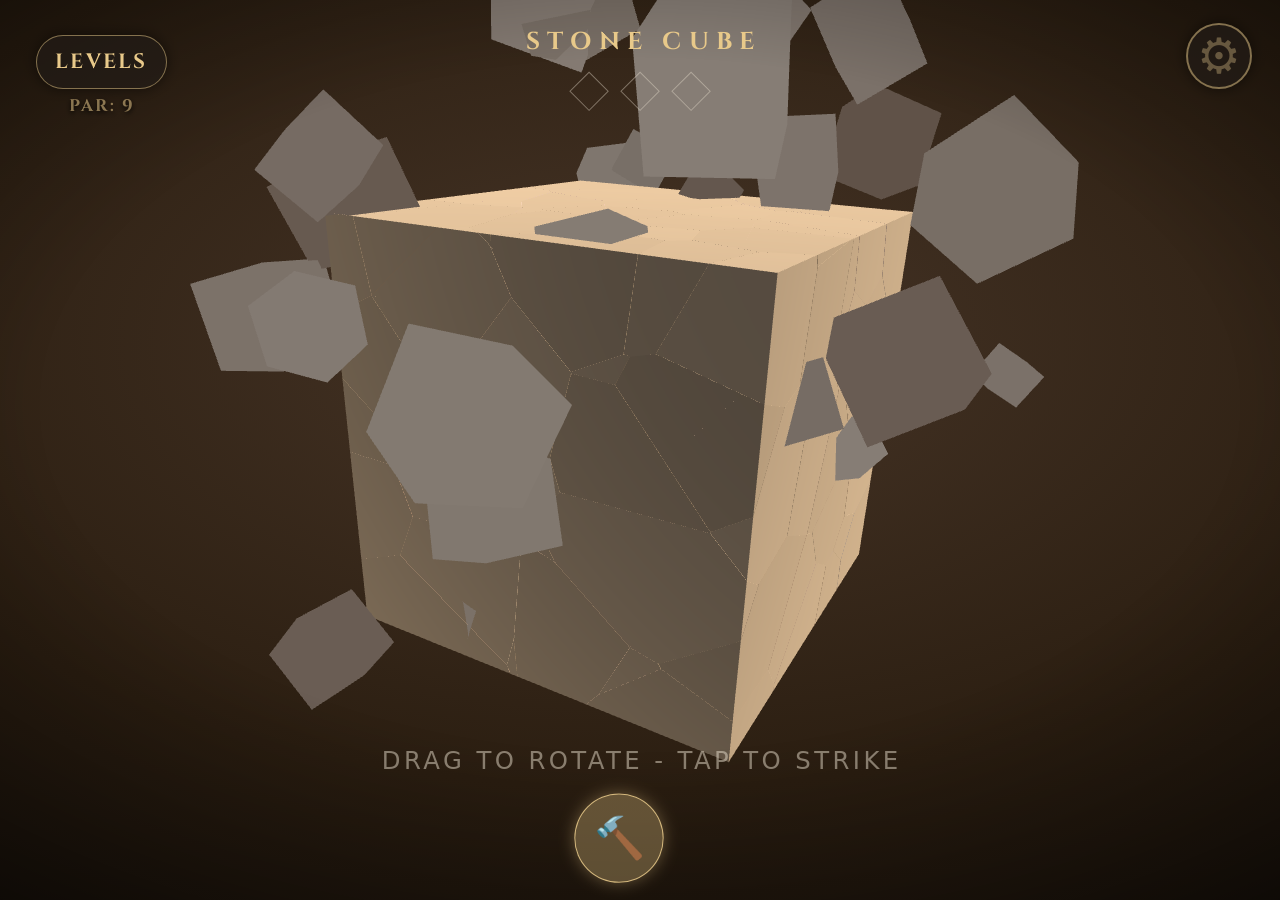
<file: index.html>
<!DOCTYPE html>
<html lang="en">

<head>
    <meta charset="UTF-8">
    <meta name="viewport"
        content="width=device-width, initial-scale=1.0, maximum-scale=1.0, user-scalable=no, viewport-fit=cover">
    <meta name="description"
        content="Gem Cracker - chip away at a stone solid with a hammer to uncover the gems hidden inside.">
    <meta name="theme-color" content="#14110e">
    <meta name="color-scheme" content="dark">
    <meta name="format-detection" content="telephone=no">
    <meta name="mobile-web-app-capable" content="yes">
    <meta name="apple-mobile-web-app-capable" content="yes">
    <meta name="apple-mobile-web-app-status-bar-style" content="black-translucent">
    <meta name="apple-mobile-web-app-title" content="Gem Cracker">
    <title>Gem Cracker</title>

    <!-- Cinzel ships with the game. Preloaded because the stylesheet only
         discovers it one parse later, and the loading screen waits on it. -->
    <link rel="preload" href="font/Cinzel-VariableFont_wght.ttf" as="font" type="font/ttf" crossorigin="anonymous">
    <!-- Ships with the game rather than relying on a /favicon.ico probe. sprites/ is
         already in build.js's ASSET_DIRS, so it lands at the same relative path in dist. -->
    <link rel="icon" type="image/png" sizes="32x32" href="sprites/favicon.png">
    <link rel="stylesheet" href="style.css">

</head>

<body>
    <div id="loader" data-screen-label="Loading">
        <div class="brand">Gem Cracker</div>
        <div class="dots"><i></i><i></i><i></i></div>
        <div class="label">Loading</div>
    </div>

    <div id="stage" data-screen-label="Gem Cracker">
        <div id="game-container"></div>
    </div>
    <div id="vignette"></div>
    <div id="star-glow"></div>

    <button id="level-select-btn" class="level-select-btn" aria-label="Select level"><span
            id="level-select-label">LEVELS</span><span id="level-par" aria-live="polite"></span></button>

    <div id="level-overlay" class="modal-overlay">
        <div class="options-card" style="width: calc(100% - 32px); max-width: 680px;">
            <h2 id="level-title">SELECT LEVEL</h2>
            <div id="level-list"
                style="display: grid; grid-template-columns: repeat(3, minmax(0, 1fr)); gap: 12px; width: 100%; max-height: 62vh; overflow-y: auto; overflow-x: hidden;">
            </div>
            <button id="level-close" class="options-close-btn">CLOSE</button>
        </div>
    </div>

    <button id="options-btn" class="options-btn" aria-label="Settings">⚙</button>

    <div id="options-overlay">
        <div class="options-card">
            <h2 id="settings-title">SETTINGS</h2>

            <div class="option-row">
                <label id="sfx-label">SFX VOLUME</label>
                <div class="slider-container">
                    <input type="range" id="sfx-volume" min="0" max="100" value="100">
                    <span id="sfx-val">100%</span>
                </div>
            </div>

            <div class="option-row">
                <label id="music-label">MUSIC VOLUME</label>
                <div class="slider-container">
                    <input type="range" id="music-volume" min="0" max="100" value="50">
                    <span id="music-val">50%</span>
                </div>
            </div>

            <div class="option-row" id="shake-row">
                <label id="shake-label" for="shake-toggle">SCREEN SHAKE</label>
                <div class="option-toggle-container">
                    <input type="checkbox" id="shake-toggle" class="option-checkbox" checked>
                    <span id="shake-status" class="option-status-text">ON</span>
                </div>
            </div>

            <div class="option-row" id="haptics-row" style="display: none;">
                <label id="haptics-label" for="haptics-toggle">HAPTICS</label>
                <div class="option-toggle-container">
                    <input type="checkbox" id="haptics-toggle" class="option-checkbox" checked>
                    <span id="haptics-status" class="option-status-text">ON</span>
                </div>
            </div>

            <div class="option-row">
                <label id="lang-label">LANGUAGE</label>
                <select id="lang-select" class="lang-select">
                    <option value="en">English</option>
                    <option value="es">Español</option>
                    <option value="fr">Français</option>
                    <option value="zh">简体中文</option>
                    <option value="zh-hant">繁體中文</option>
                    <option value="ar">العربية</option>
                    <option value="hi">हिन्दी</option>
                    <option value="ja">日本語</option>
                    <option value="ru">Русский</option>
                </select>
            </div>

            <button id="settings-close" class="options-close-btn">CLOSE</button>
        </div>
    </div>

    <div id="hud">
        <div id="top">
            <h1>Gem Cracker</h1>
            <div class="slots">
                <div class="slot-wrap">
                    <div class="slot"></div>
                    <div class="ring"></div>
                </div>
                <div class="slot-wrap">
                    <div class="slot"></div>
                    <div class="ring"></div>
                </div>
                <div class="slot-wrap">
                    <div class="slot"></div>
                    <div class="ring"></div>
                </div>
                <div class="slot-wrap">
                    <div class="slot"></div>
                    <div class="ring"></div>
                </div>
                <div class="slot-wrap">
                    <div class="slot"></div>
                    <div class="ring"></div>
                </div>
                <div id="ring-badge" aria-hidden="true">◎</div>
            </div>
            <div id="level-strikes" class="is-zero" aria-live="polite" aria-label="Level strikes">
                <span id="level-strikes-label">STRIKES:</span>
                <strong id="level-strikes-count">0</strong>
            </div>
        </div>
        <div id="bottom">
            <!-- Keep the instruction immediately above the thumb controls. -->
            <div id="hint" data-text=""></div>
            <div id="tool-bar">
                <button type="button" id="tool-hammer" class="tool-btn active" aria-label="Hammer">🔨</button>
                <div style="position: relative;">
                    <button type="button" id="tool-scan" class="tool-btn hidden" aria-label="Gem detector">🔍</button>
                    <div id="new-tool-tooltip">NEW TOOL!</div>
                </div>
                <div style="position: relative;">
                    <button type="button" id="tool-bomb" class="tool-btn hidden"
                        aria-label="Explosive charge">
                        <span>💥</span>
                        <span id="tool-bomb-ad-badge" class="tool-ad-badge" aria-hidden="true">
                            <svg viewBox="0 0 24 24" class="ad-play-icon" aria-hidden="true"><path d="M8 5v14l11-7z"/></svg>
                        </span>
                    </button>
                    <div id="new-tool-tooltip-bomb">NEW TOOL!</div>
                </div>
            </div>
        </div>
    </div>

    <div id="tool-toast" class="tool-toast"></div>

    <div id="overlay" data-screen-label="Win overlay">
        <div class="card" id="winCard">
            <h2 id="winTitle">CUBE CRACKED</h2>
            <p id="winDesc">all gems claimed in <span id="strikeCount">0</span> strikes</p>
            <div id="winStars" class="win-stars" aria-hidden="true">
                <span class="win-star">★</span><span class="win-star">★</span><span class="win-star">★</span>
            </div>
            <p id="winRank" aria-live="polite"></p>
            <p id="winBest"></p>
            <p id="winRing"></p>
            <p id="winRetryPrompt"></p>
            <div id="win-actions">
                <button type="button" id="winRetry" aria-label="Retry level">
                    <svg viewBox="0 0 24 24" class="retry-icon" aria-hidden="true">
                        <path d="M17.65 6.35C16.2 4.9 14.21 4 12 4c-4.42 0-7.99 3.58-8 8s3.57 8 8 8c3.73 0 6.84-2.55 7.73-6h-2.08c-.82 2.33-3.04 4-5.65 4-3.31 0-6-2.69-6-6s2.69-6 6-6c1.66 0 3.14.69 4.22 1.78L13 11h7V4l-2.35 2.35z"/>
                    </svg>
                </button>
                <button id="again">NEXT TRIAL</button>
            </div>
        </div>
        <div class="card" id="endCard">
            <h2 id="endTitle">CHAMPIONSHIP COMPLETE</h2>
            <p id="endSubtitle">GAME SCOREBOARD</p>
            <div id="levelStats">
                <!-- Level score lines will be injected here -->
            </div>
            <div id="totalStats">
                <span class="total-part">TOTAL HITS: <span id="totalHitsCount" class="total-count">0</span></span>
                <span class="total-part total-part-stars">STARS: <span id="totalStarsCount"
                        class="total-count">0</span></span>
                <span class="total-part total-part-rings">◎ RINGS: <span id="totalRingsCount"
                        class="total-count">0</span></span>
            </div>

            <!-- Leaderboard -->

            <button id="restartGame">START OVER</button>
        </div>
    </div>

    <!-- YouTube Playables vendor SDK. Parser-blocking and FIRST, exactly as the
         platform docs specify, so window.ytgame exists before the adapter runs. -->
    <script src="https://www.youtube.com/game_api/v1"></script>

    <!-- Portal bridge: core, then EXACTLY ONE adapter. Shipping a second adapter
         fails Playables certification even if it could never run — the review
         greps the whole bundle as text. -->
    <script src="platform/sdk-core.js"></script>
    <script src="platform/platform-youtube.js"></script>
    <script>
        // Must run before the first save or load so storage lands in the right
        // namespace.
        window.GameSDK.configure({ gameKey: 'gem-cracker' });
    </script>

    <script src="scripts/three.min.js"></script>

    <script src="scripts/messagebus.js"></script>
    <script src="scripts/i18n.js"></script>
    <script src="scripts/ui.js"></script>
    <script src="scripts/fracture.js"></script>
    <script src="scripts/audio.js"></script>
    <script src="scripts/game.js"></script>

</body>

</html>
</file>
<file: style.css>
/* Gem Cracker - styles extracted from index.html */

/* Cinzel, self-hosted rather than fetched from Google's CDN: the game has to be
   self-contained, and a web font is a render-blocking round trip to a third party
   on every cold load.

   One file covers every weight the UI uses. This is a genuine variable font with a
   wght axis spanning 400-900, so declaring that range lets 500, 600 and 700 all
   come out of the same download — the CDN request it replaces only fetched the 500
   and 700 instances, which left the one 600 rule snapping to a neighbour. */
@font-face {
    font-family: 'Cinzel';
    src: url('font/Cinzel-VariableFont_wght.ttf') format('truetype');
    font-weight: 400 900;
    font-style: normal;
    font-display: swap;
}

:root {
    /* One design-pixel unit (--u): affine function of min canvas dimension:
               --u = (6px + 1.0 * min(w,h)/100) / 16
               Flat 6px floor maintains readability on mobile phones while
               scaling proportionally on larger desktop/tablet viewports. */
    --u: calc((6px + 1vmin) / 16);
    --gold: #e8c98a;
    --dim: rgba(232, 222, 204, 0.5);

    /* Fine positional nudges for the top-bar furniture. Zero by default, so
       landscape — where the corridor beside the title is wide anyway — gets the
       untouched layout. Portrait switches them on below. */
    --nudge-right: 0px;
    --nudge-left: 0px;
}

@media (orientation: portrait) {
    :root {
        --nudge-right: 8px;
        --nudge-left: 4px;
    }
}

* {
    margin: 0;
    padding: 0;
    box-sizing: border-box;
}

html,
body {
    height: 100%;
    overflow: hidden;
    /* stop iOS rubber-band / pull-to-refresh from moving the canvas */
    overscroll-behavior: none;
    -webkit-overflow-scrolling: auto;
}

body {
    /* pin the body so mobile browsers can't scroll the fixed canvas around */
    position: fixed;
    inset: 0;
    width: 100%;
    background: radial-gradient(120% 90% at 50% 38%, #3c352d 0%, #26201a 55%, #17120e 100%);
    transition: background 1.0s ease;
    font-family: Cinzel, serif;
    color: var(--dim);
    user-select: none;
    -webkit-user-select: none;
    /* no blue tap flash, no long-press callout, no gesture panning */
    -webkit-tap-highlight-color: transparent;
    -webkit-touch-callout: none;
    touch-action: none;
    text-size-adjust: none;
    -webkit-text-size-adjust: none;
}

#stage {
    position: fixed;
    inset: 0;
    display: flex;
    align-items: center;
    justify-content: center;
}

#stage,
#game-container {
    overscroll-behavior: none;
}

#game-container {
    width: 100%;
    height: 100%;
    max-width: 100%;
    max-height: 100%;
    position: relative;
}

#game-container canvas {
    display: block;
    width: 100%;
    height: 100%;
}

/* vignette */
#vignette {
    position: fixed;
    inset: 0;
    pointer-events: none;
    background: radial-gradient(85% 70% at 50% 45%, transparent 55%, rgba(0, 0, 0, 0.55) 100%);
}

/* fallen star: full-screen bloom, pulsed by starFlash on every strike */
#star-glow {
    position: fixed;
    inset: 0;
    pointer-events: none;
    opacity: 0;
    mix-blend-mode: screen;
    background: radial-gradient(58% 46% at 50% 44%, rgba(206, 232, 255, 0.66) 0%, rgba(126, 176, 255, 0.32) 46%, rgba(70, 110, 200, 0) 100%);
}

#hud {
    position: fixed;
    inset: 0;
    pointer-events: none;
    /* Level 1 keeps the HUD out of the way until the solid has coalesced. */
    transition: opacity 0.5s ease;
    display: flex;
    flex-direction: column;
    align-items: center;
    justify-content: space-between;
    /* keep the title/hint clear of notches and rounded corners */
    padding-top: max(calc(var(--u) * 28), env(safe-area-inset-top));
    padding-right: max(calc(var(--u) * 24), env(safe-area-inset-right));
    padding-bottom: max(calc(var(--u) * 34), env(safe-area-inset-bottom));
    padding-left: max(calc(var(--u) * 24), env(safe-area-inset-left));
}

#top {
    display: flex;
    flex-direction: column;
    align-items: center;
    /* Leave a little more breathing room beneath a wrapped level title. */
    gap: calc(var(--u) * 26);
}

h1 {
    /* nudged off dead-centre to balance against the Levels control opposite;
       portrait only — see --nudge-right */
    position: relative;
    left: var(--nudge-right);
    font-size: calc(var(--u) * 26);
    font-weight: 700;
    letter-spacing: 0.3em;
    color: var(--gold);
    text-indent: 0.3em;
    /* Keep the centered title inside the clear corridor beside the Levels control. */
    width: calc(100vw - calc(var(--u) * 300));
    max-width: calc(var(--u) * 420);
    text-align: center;
    line-height: 1.3;
    white-space: normal;
    overflow-wrap: anywhere;
}

.slots {
    position: relative;
    display: flex;
    gap: calc(var(--u) * 24);
    transform: translateY(calc(var(--u) * -5));
}

/* Live per-level strike counter: centered below the title and gem slots. */
#level-strikes {
    position: relative;
    top: calc(var(--u) * -5);
    margin: 0;
    display: flex;
    align-items: center;
    justify-content: center;
    gap: calc(var(--u) * 10);
    color: var(--gold);
    font-family: Cinzel, serif;
    font-size: calc(var(--u) * 22);
    font-weight: 700;
    line-height: 1;
    letter-spacing: 0.3em;
    text-indent: 0.3em;
    text-transform: uppercase;
    font-variant-numeric: tabular-nums;
    text-shadow: 0 calc(var(--u) * 3) calc(var(--u) * 8) rgba(0, 0, 0, 0.9), 0 0 calc(var(--u) * 10) rgba(232, 201, 138, 0.32);
}

/* Keep the header balanced before the first hit, but don't show a meaningless zero. */
#level-strikes.is-zero {
    visibility: hidden;
}

#level-strikes-count {
    min-width: 2ch;
    color: var(--gold);
    font-family: Cinzel, serif;
    font-weight: 700;
    font-size: calc(var(--u) * 24);
    letter-spacing: 0;
    text-indent: 0;
    text-align: left;
    text-shadow: 0 calc(var(--u) * 3) calc(var(--u) * 8) rgba(0, 0, 0, 0.9), 0 0 calc(var(--u) * 12) rgba(232, 201, 138, 0.55);
}

#level-strikes.tick #level-strikes-count {
    animation: levelStrikeTick 0.28s cubic-bezier(0.25, 1.5, 0.5, 1);
}

@keyframes levelStrikeTick {
    0% {
        transform: scale(1);
        color: var(--gold);
    }

    45% {
        transform: scale(1.48);
        color: #ffffff;
    }

    100% {
        transform: scale(1);
        color: var(--gold);
    }
}

.slot-wrap {
    position: relative;
    width: calc(var(--u) * 30);
    height: calc(var(--u) * 30);
}

.slot-wrap:nth-child(1) {
    --slot-color: #ffb45e;
    --slot-glow: rgba(255, 180, 94, 0.75);
}

.slot-wrap:nth-child(2) {
    --slot-color: #6ee0ff;
    --slot-glow: rgba(110, 224, 255, 0.75);
}

.slot-wrap:nth-child(3) {
    --slot-color: #c89bff;
    --slot-glow: rgba(200, 155, 255, 0.75);
}

.slot-wrap:nth-child(4) {
    --slot-color: #ff7ad9;
    --slot-glow: rgba(255, 122, 217, 0.75);
}

.slot-wrap:nth-child(5) {
    --slot-color: #8dff8a;
    --slot-glow: rgba(141, 255, 138, 0.75);
}

/* Secret gold-ring badge: positioned beside the visible gem slots rather than
           participating in their flex layout. It still has a stable, measurable location
           while hidden, so the collected ring can fly precisely into it without creating
           an empty extra-slot gap or shifting the gem slots. */
#ring-badge {
    position: absolute;
    top: calc(var(--u) * -1);
    left: calc(100% + calc(var(--u) * 34) + var(--nudge-right));
    /* normal slot gap + the old 10px ring offset */
    width: calc(var(--u) * 32);
    height: calc(var(--u) * 32);
    border-radius: 50%;
    border: calc(var(--u) * 2) solid rgba(232, 222, 204, 0.22);
    display: flex;
    align-items: center;
    justify-content: center;
    font-size: calc(var(--u) * 19);
    line-height: 1;
    color: rgba(232, 222, 204, 0.28);
    visibility: hidden;
    opacity: 0;
    pointer-events: none;
    transition: opacity 0.35s ease, color 0.5s ease, border-color 0.5s ease, box-shadow 0.5s ease;
}

#ring-badge.found {
    visibility: visible;
    opacity: 1;
    border-color: #ffd166;
    color: #ffd166;
    box-shadow: 0 0 calc(var(--u) * 25) calc(var(--u) * 6) rgba(255, 209, 102, 0.65);
    animation: ringFoundPop 0.8s cubic-bezier(0.34, 1.56, 0.64, 1) forwards;
}

@keyframes ringFoundPop {
    0% {
        transform: scale(0.2) rotate(-90deg);
        filter: brightness(2.5);
    }

    40% {
        transform: scale(2.2) rotate(15deg);
        filter: brightness(3.0);
        box-shadow: 0 0 calc(var(--u) * 45) calc(var(--u) * 12) rgba(255, 209, 102, 0.9);
    }

    70% {
        transform: scale(0.9) rotate(-5deg);
        filter: brightness(1.4);
    }

    100% {
        transform: scale(1) rotate(0deg);
        filter: brightness(1);
    }
}

@media (prefers-reduced-motion: reduce) {
    #ring-badge.found {
        animation: none;
    }
}

.slot {
    position: absolute;
    inset: 0;
    transform: rotate(45deg);
    border: calc(var(--u) * 1) solid rgba(232, 222, 204, 0.42);
    transition: all 0.5s ease;
}

.slot.lit {
    border-color: transparent;
    background: var(--slot-color);
    box-shadow: 0 0 calc(var(--u) * 35) calc(var(--u) * 8) var(--slot-glow);
    animation: slotPop 0.7s cubic-bezier(.3, 1.9, .4, 1);
}

.slot.victory-bounce {
    animation: slotVictoryBounce 0.4s cubic-bezier(0.25, 1.5, 0.5, 1) both !important;
}

/* vibrant pop when a gem drops into its slot */
@keyframes slotPop {
    0% {
        transform: rotate(45deg) scale(1);
        filter: brightness(1);
    }

    30% {
        transform: rotate(45deg) scale(2.6);
        filter: brightness(4) saturate(2.2);
    }

    55% {
        transform: rotate(45deg) scale(0.85);
        filter: brightness(1.6) saturate(1.4);
    }

    100% {
        transform: rotate(45deg) scale(1);
        filter: brightness(1);
    }
}

/* exaggerated bounce out and back victory animation for slots */
@keyframes slotVictoryBounce {
    0% {
        transform: rotate(45deg) scale(1);
        filter: brightness(1);
    }

    30% {
        transform: rotate(45deg) scale(4.5);
        filter: brightness(3.5) saturate(2);
        box-shadow: 0 0 calc(var(--u) * 60) calc(var(--u) * 15) var(--slot-glow);
    }

    50% {
        transform: rotate(45deg) scale(0.5);
        filter: brightness(1.2);
    }

    75% {
        transform: rotate(45deg) scale(1.6);
        filter: brightness(1.5);
    }

    100% {
        transform: rotate(45deg) scale(1);
        filter: brightness(1);
    }
}

/* expanding hollow diamond ring — a sibling of .slot (not nested inside it) so it
     isn't multiplied by .slot's own pop-scale keyframes, which used to make the ring
     look like it grew and then shrank back in instead of expanding once and fading. */
.ring {
    position: absolute;
    inset: 0;
    transform: rotate(45deg) scale(1);
    border: calc(var(--u) * 1.6) solid var(--slot-color);
    border-radius: calc(var(--u) * 4);
    opacity: 0;
    pointer-events: none;
}

.slot.lit+.ring {
    animation: slotRingExpand 1.5s cubic-bezier(0.33, 1, 0.68, 1) forwards,
        slotRingFade 1.5s linear forwards;
}

@keyframes slotRingExpand {
    0% {
        transform: rotate(45deg) scale(1);
    }

    100% {
        transform: rotate(45deg) scale(6);
    }
}

@keyframes slotRingFade {
    0% {
        opacity: 0.9;
    }

    100% {
        opacity: 0;
    }
}

@media (prefers-reduced-motion: reduce) {
    .slot.lit {
        animation: none;
    }

    .slot.lit+.ring {
        animation: none;
    }

    .slot.victory-bounce {
        animation: none !important;
    }
}

/* Tool bar (hammer / magnifier) */
#bottom {
    display: flex;
    flex-direction: column;
    align-items: center;
    gap: calc(var(--u) * 20);
}

#tool-bar {
    display: flex;
    gap: calc(var(--u) * 22);
    pointer-events: auto;
}

.tool-btn {
    position: relative;
    width: calc(var(--u) * 118);
    height: calc(var(--u) * 118);
    border-radius: 50%;
    background: rgba(34, 29, 24, 0.65);
    border: calc(var(--u) * 2) solid rgba(232, 201, 138, 0.5);
    color: var(--gold);
    font-size: calc(var(--u) * 53);
    line-height: 1;
    display: flex;
    align-items: center;
    justify-content: center;
    cursor: pointer;
    box-shadow: 0 0 calc(var(--u) * 15) rgba(0, 0, 0, 0.5);
    transition: transform 0.18s ease, background 0.22s ease, border-color 0.22s ease, box-shadow 0.22s ease;
}

@media (orientation: landscape) {
    #bottom {
        transform: translateY(calc(var(--u) * 14));
    }

    .tool-btn {
        width: calc(var(--u) * 92);
        height: calc(var(--u) * 92);
        font-size: calc(var(--u) * 42);
    }

    .tool-toast {
        bottom: calc(calc(var(--u) * 170) + env(safe-area-inset-bottom));
    }

    #new-tool-tooltip,
    #new-tool-tooltip-bomb {
        bottom: calc(100% + calc(var(--u) * 8));
    }
}

.tool-btn.active {
    /* Selected tool: glowing aura and clear gold border */
    background: rgba(232, 201, 138, 0.32);
    color: var(--gold);
    border-color: rgba(232, 201, 138, 0.85);
    box-shadow: 0 0 calc(var(--u) * 16) rgba(232, 201, 138, 0.35);
    transform: scale(1.04);
    animation: toolActivePulse 2.4s ease-in-out infinite alternate;
}

@keyframes toolActivePulse {
    0% {
        border-color: rgba(232, 201, 138, 0.65);
        box-shadow: 0 0 calc(var(--u) * 10) rgba(232, 201, 138, 0.20);
    }

    100% {
        border-color: rgba(232, 201, 138, 0.95);
        box-shadow: 0 0 calc(var(--u) * 22) rgba(232, 201, 138, 0.45);
    }
}

@media (prefers-reduced-motion: reduce) {
    .tool-btn.active {
        animation: none;
    }
}

.tool-btn:active {
    transform: scale(0.94);
}

.tool-btn.hidden {
    display: none;
}

/* Spent explosive charge: still visible, but clearly unusable without reload */
.tool-btn.used {
    opacity: 0.4;
    filter: grayscale(0.8);
    border-color: rgba(232, 201, 138, 0.22);
    box-shadow: none;
}

/* Rewarded ad badge on spent tool button corner */
.tool-ad-badge {
    position: absolute;
    bottom: calc(var(--u) * -3);
    right: calc(var(--u) * -3);
    width: calc(var(--u) * 40);
    height: calc(var(--u) * 40);
    background: linear-gradient(135deg, #22c55e, #15803d);
    border: calc(var(--u) * 2.5) solid #181512;
    border-radius: calc(var(--u) * 10);
    display: none;
    align-items: center;
    justify-content: center;
    box-shadow: 0 calc(var(--u) * 3) calc(var(--u) * 8) rgba(0, 0, 0, 0.6), 0 0 calc(var(--u) * 10) rgba(34, 197, 94, 0.45);
    pointer-events: none;
    z-index: 5;
}

.ad-play-icon {
    width: calc(var(--u) * 27);
    height: calc(var(--u) * 27);
    fill: #ffffff;
    transform: translateX(calc(var(--u) * 2 - 2px));
}

@media (orientation: landscape) {
    .tool-ad-badge {
        width: calc(var(--u) * 32);
        height: calc(var(--u) * 32);
        bottom: calc(var(--u) * -2);
        right: calc(var(--u) * -2);
        border-radius: calc(var(--u) * 8);
    }

    .ad-play-icon {
        width: calc(var(--u) * 21);
        height: calc(var(--u) * 21);
        transform: translateX(calc(var(--u) * 1.5 - 2px));
    }
}

.tool-btn.has-ad-reward .tool-ad-badge {
    display: flex;
    animation: adBadgePop 0.28s cubic-bezier(0.175, 0.885, 0.32, 1.275);
}

@keyframes adBadgePop {
    0% {
        transform: scale(0);
        opacity: 0;
    }

    100% {
        transform: scale(1);
        opacity: 1;
    }
}

.tool-btn.used.has-ad-reward {
    opacity: 0.85;
    filter: none;
    border-color: rgba(34, 197, 94, 0.55);
    box-shadow: 0 0 calc(var(--u) * 12) rgba(34, 197, 94, 0.25);
    cursor: pointer;
}

.tool-btn.used.has-ad-reward:hover {
    opacity: 1;
    border-color: rgba(34, 197, 94, 0.9);
    box-shadow: 0 0 calc(var(--u) * 18) rgba(34, 197, 94, 0.45);
}

.tool-btn.pending {
    pointer-events: none;
    opacity: 0.6;
    animation: toolBtnPendingPulse 0.9s ease-in-out infinite alternate;
}

@keyframes toolBtnPendingPulse {
    0% {
        transform: scale(0.96);
        opacity: 0.5;
    }

    100% {
        transform: scale(1.02);
        opacity: 0.8;
    }
}

/* NEW TOOL tooltip - small bubble above a freshly unlocked tool button */
#new-tool-tooltip,
#new-tool-tooltip-bomb {
    position: absolute;
    bottom: calc(100% + calc(var(--u) * 12));
    left: 50%;
    transform: translateX(-50%) translateY(calc(var(--u) * 5));
    background: #ffb45e;
    color: #14110e;
    font-size: calc(var(--u) * 32);
    font-weight: bold;
    padding: calc(var(--u) * 6) calc(var(--u) * 12);
    border-radius: calc(var(--u) * 6);
    white-space: nowrap;
    pointer-events: none;
    opacity: 0;
    transition: opacity 0.3s ease, transform 0.3s cubic-bezier(0.175, 0.885, 0.32, 1.275);
    z-index: 100001;
    box-shadow: 0 calc(var(--u) * 4) calc(var(--u) * 12) rgba(0, 0, 0, 0.4);
}

#new-tool-tooltip.show,
#new-tool-tooltip-bomb.show {
    opacity: 1;
    transform: translateX(-50%) translateY(0);
}

#new-tool-tooltip::after,
#new-tool-tooltip-bomb::after {
    content: '';
    position: absolute;
    top: 100%;
    left: 50%;
    transform: translateX(-50%);
    border: calc(var(--u) * 10) solid transparent;
    border-top-color: #ffb45e;
}

/* Tool name popup — horizontally centered on screen, floating above the tool bar */
.tool-toast {
    position: fixed;
    left: 50%;
    bottom: calc(calc(var(--u) * 206) + env(safe-area-inset-bottom));
    transform: translate(-50%, calc(var(--u) * 12));
    opacity: 0;
    pointer-events: none;
    z-index: 99999;
    font-family: Cinzel, serif;
    font-weight: 700;
    font-size: calc(var(--u) * 26);
    letter-spacing: 0.14em;
    text-indent: 0.14em;
    color: var(--gold);
    background: rgba(34, 29, 24, 0.72);
    border: calc(var(--u) * 1) solid rgba(232, 201, 138, 0.42);
    border-radius: calc(var(--u) * 26);
    padding: calc(var(--u) * 12) calc(var(--u) * 24);
    white-space: nowrap;
    max-width: 92vw;
    text-align: center;
    box-shadow: 0 calc(var(--u) * 6) calc(var(--u) * 22) rgba(0, 0, 0, 0.5);
    transition: opacity 0.18s ease, transform 0.2s cubic-bezier(0.2, 0.9, 0.3, 1.2);
}

.tool-toast.show {
    opacity: 1;
    transform: translate(-50%, 0);
}

/* UI-level gem resonance visuals (drawn on top of the solid) */
.gem-ping {
    position: fixed;
    width: calc(var(--u) * 43);
    height: calc(var(--u) * 43);
    border-radius: calc(var(--u) * 6.5);
    pointer-events: none;
    z-index: 99998;
    transform: translate(-50%, -50%) rotate(45deg) scale(0.2);
    animation: gemPingAnim 1.6s cubic-bezier(0.2, 0.8, 0.3, 1) forwards;
}

@keyframes gemPingAnim {
    0% {
        opacity: 0;
        transform: translate(-50%, -50%) rotate(45deg) scale(0.2);
    }

    18% {
        opacity: 1;
        transform: translate(-50%, -50%) rotate(45deg) scale(1.35);
    }

    40% {
        transform: translate(-50%, -50%) rotate(45deg) scale(0.95);
    }

    72% {
        opacity: 0.95;
        transform: translate(-50%, -50%) rotate(45deg) scale(1.12);
    }

    100% {
        opacity: 0;
        transform: translate(-50%, -50%) rotate(45deg) scale(1.5);
    }
}

.gem-ring {
    position: fixed;
    width: calc(var(--u) * 43);
    height: calc(var(--u) * 43);
    border-radius: 50%;
    border: calc(var(--u) * 2) solid currentColor;
    pointer-events: none;
    z-index: 99997;
    transform: translate(-50%, -50%) scale(0.4);
    animation: gemRingAnim 1.6s ease-out forwards;
}

@keyframes gemRingAnim {
    0% {
        opacity: 0.9;
        transform: translate(-50%, -50%) scale(0.4);
    }

    100% {
        opacity: 0;
        transform: translate(-50%, -50%) scale(4.6);
    }
}

#hint {
    font-family: ui-sans-serif, system-ui, sans-serif;
    font-size: calc(var(--u) * 26);
    letter-spacing: 0.14em;
    text-transform: uppercase;
    text-indent: 0.14em;
    transition: opacity 0.25s ease, color 0.3s ease, text-shadow 0.3s ease;
    min-height: calc(var(--u) * 32);
    max-width: 92vw;
    text-align: center;
    color: var(--dim);
}

#hint.fade {
    opacity: 0;
}

#hint.accent {
    animation: hintFlash 1.6s ease-out;
}

@keyframes hintFlash {
    0% {
        color: #fff;
        text-shadow: 0 0 calc(var(--u) * 16) rgba(255, 255, 255, 0.8), 0 0 calc(var(--u) * 30) rgba(232, 201, 138, 0.6);
        transform: scale(1.03);
    }

    100% {
        color: var(--dim);
        text-shadow: none;
        transform: scale(1);
    }
}

@media (prefers-reduced-motion: reduce) {
    #hint.accent {
        animation: none;
    }
}

#overlay {
    position: fixed;
    inset: 0;
    display: flex;
    align-items: center;
    justify-content: center;
    background: rgba(8, 7, 6, 0.72);
    opacity: 0;
    pointer-events: none;
    transition: opacity 0.45s ease;
    overflow-y: auto;
    padding: calc(var(--u) * 20) calc(var(--u) * 10);
    z-index: 100000;
}

#overlay.show {
    opacity: 1;
    pointer-events: auto;
}

/* Cleanly hide HUD and tool bar when victory or championship card is active */
body.has-overlay #hud,
body.has-overlay #level-select-btn,
body.has-overlay #options-btn {
    opacity: 0;
    pointer-events: none;
    transition: opacity 0.35s ease;
}

/* An ad break only has to keep taps out of a stopped game — the platform paints
   over the whole frame, so there is nothing left to hide. Fading here would blank
   the tool bar's own pending indicator for the entire wait, and a request that
   never fills would flash the HUD out and back with nothing shown in between. */
body.ad-active #hud,
body.ad-active #level-select-btn,
body.ad-active #options-btn {
    pointer-events: none;
}

/* A break that is actually on screen additionally hides the win card, which would
   otherwise sit behind the ad for its whole duration with its buttons still live.
   visibility, not opacity: #overlay carries a 0.45s opacity transition for its
   normal show/hide, and this must be instant rather than fading out under an ad
   that has already covered the frame. visibility is not in that transition list,
   so it cuts. Keyed to 'ad-playing' rather than 'ad-active' on purpose — see
   setAdPlaying() — so an ad request that never fills leaves the card up. */
body.ad-playing #overlay {
    visibility: hidden;
    pointer-events: none;
}

/* Host pause freezes every CSS animation. stopLoop() only ends the rAF loop; these
   run on the compositor and would otherwise keep burning frames behind a backgrounded
   game — toolActivePulse and toolBtnPendingPulse are infinite and never stop on their
   own. play-state (not display/visibility) so nothing unwinds: each animation holds
   its current frame and carries on from there on resume.

   Transitions cannot be frozen this way, but they are all sub-second and simply run
   to completion. */
body.host-paused *,
body.host-paused *::before,
body.host-paused *::after {
    animation-play-state: paused !important;
}

.card {
    text-align: center;
    display: flex;
    flex-direction: column;
    align-items: center;
    gap: calc(var(--u) * 14);
}

#winCard {
    background: linear-gradient(135deg, #261f19 0%, #15120e 100%);
    border: calc(var(--u) * 2) solid rgba(232, 201, 138, 0.40);
    border-radius: calc(var(--u) * 16);
    padding: calc(var(--u) * 32) calc(var(--u) * 32);
    width: 90%;
    max-width: calc(var(--u) * 440);
    box-shadow: 0 calc(var(--u) * 18) calc(var(--u) * 52) rgba(0, 0, 0, 0.88);
    transform: scale(0.94);
    transition: transform 0.35s cubic-bezier(0.175, 0.885, 0.32, 1.275);
    gap: calc(var(--u) * 16);
}

#overlay.show #winCard {
    transform: scale(1);
}

.card h2 {
    font-size: calc(var(--u) * 32);
    font-weight: 700;
    letter-spacing: 0.26em;
    text-indent: 0.26em;
    color: var(--gold);
    margin: 0;
    line-height: 1.25;
}

.card p {
    font-family: ui-sans-serif, system-ui, sans-serif;
    font-size: calc(var(--u) * 22);
    letter-spacing: 0.08em;
    text-transform: uppercase;
    text-indent: 0.08em;
    max-width: 90vw;
    color: var(--dim);
    margin: 0;
}

#winDesc #strikeCount {
    color: var(--gold);
    font-weight: 700;
    font-family: Cinzel, serif;
    font-size: calc(var(--u) * 25);
}

/* End-of-level star ranking (bronze / silver / gold). */
.win-stars {
    position: relative;
    display: flex;
    align-items: center;
    justify-content: center;
    gap: calc(var(--u) * 26);
    line-height: 1;
    font-size: calc(var(--u) * 62);
    min-height: calc(var(--u) * 78);
    margin: calc(var(--u) * 6) 0;
}

.win-star {
    color: rgba(232, 222, 204, 0.16);
    opacity: 0;
    transform: scale(0.4);
    animation: winStarIn 0.5s cubic-bezier(0.22, 1, 0.36, 1) forwards;
    will-change: transform, opacity;
}

.win-star:nth-child(2) {
    font-size: calc(var(--u) * 74);
    transform: translateY(calc(var(--u) * -4)) scale(0.4);
    animation-delay: 0.22s;
}

.win-star:nth-child(3) {
    animation-delay: 0.44s;
}

.win-star.earned {
    color: var(--rank-color, #e8c98a);
    text-shadow: 0 0 calc(var(--u) * 16) var(--rank-glow, rgba(232, 201, 138, 0.75)),
        0 0 calc(var(--u) * 36) var(--rank-glow, rgba(232, 201, 138, 0.5));
    animation: winStarPop 0.75s cubic-bezier(0.22, 1, 0.36, 1) forwards;
}

.win-star:nth-child(1).earned {
    animation-delay: 0.15s;
}

.win-star:nth-child(2).earned {
    animation: winStarPopCenter 0.75s cubic-bezier(0.22, 1, 0.36, 1) forwards;
    animation-delay: 0.40s;
}

.win-star:nth-child(3).earned {
    animation-delay: 0.65s;
}

@keyframes winStarIn {
    0% {
        opacity: 0;
        transform: scale(0.4);
    }

    60% {
        opacity: 0.9;
        transform: scale(1.12);
    }

    100% {
        opacity: 1;
        transform: scale(1);
    }
}

@keyframes winStarPop {
    0% {
        opacity: 0;
        transform: scale(0) rotate(-35deg);
        filter: brightness(2.2);
    }

    42% {
        opacity: 1;
        transform: scale(1.68) rotate(10deg);
        filter: brightness(1.6);
    }

    68% {
        transform: scale(0.88) rotate(-3deg);
        filter: brightness(1.1);
    }

    84% {
        transform: scale(1.06) rotate(1deg);
        filter: brightness(1.0);
    }

    100% {
        opacity: 1;
        transform: scale(1) rotate(0deg);
        filter: brightness(1);
    }
}

@keyframes winStarPopCenter {
    0% {
        opacity: 0;
        transform: translateY(calc(var(--u) * -4)) scale(0) rotate(-35deg);
        filter: brightness(2.2);
    }

    42% {
        opacity: 1;
        transform: translateY(calc(var(--u) * -4)) scale(1.78) rotate(10deg);
        filter: brightness(1.6);
    }

    68% {
        transform: translateY(calc(var(--u) * -4)) scale(0.92) rotate(-3deg);
        filter: brightness(1.1);
    }

    84% {
        transform: translateY(calc(var(--u) * -4)) scale(1.12) rotate(1deg);
        filter: brightness(1.0);
    }

    100% {
        opacity: 1;
        transform: translateY(calc(var(--u) * -4)) scale(1.06) rotate(0deg);
        filter: brightness(1);
    }
}

@media (prefers-reduced-motion: reduce) {

    .win-star,
    .win-star.earned {
        animation: none;
        opacity: 1;
        transform: none;
    }
}

#winRank {
    font-family: Cinzel, serif;
    font-weight: 700;
    font-size: calc(var(--u) * 26);
    letter-spacing: 0.22em;
    text-indent: 0.22em;
    min-height: calc(var(--u) * 30);
    text-transform: uppercase;
}

#winBest {
    font-family: Cinzel, serif;
    font-size: calc(var(--u) * 21);
    letter-spacing: 0.14em;
    color: var(--dim);
    font-weight: 600;
    margin-top: calc(var(--u) * 2);
}

#winRing {
    font-family: Cinzel, serif;
    font-size: calc(var(--u) * 19);
    font-weight: 700;
    letter-spacing: 0.16em;
    text-indent: 0.16em;
    color: #ffd166;
    background: linear-gradient(180deg, rgba(255, 209, 102, 0.18) 0%, rgba(255, 209, 102, 0.08) 100%);
    border: calc(var(--u) * 1.5) solid rgba(255, 209, 102, 0.65);
    border-radius: calc(var(--u) * 24);
    padding: calc(var(--u) * 8) calc(var(--u) * 22);
    display: inline-flex;
    align-items: center;
    justify-content: center;
    white-space: nowrap;
    box-shadow: 0 calc(var(--u) * 4) calc(var(--u) * 16) rgba(0, 0, 0, 0.4), inset 0 0 calc(var(--u) * 10) rgba(255, 209, 102, 0.12);
    margin: calc(var(--u) * 4) 0;
}

#winRing:empty {
    display: none;
}

.card button {
    margin-top: calc(var(--u) * 12);
    font-family: Cinzel, serif;
    font-size: calc(var(--u) * 26);
    font-weight: 700;
    letter-spacing: 0.22em;
    text-indent: 0.22em;
    color: #14110e;
    background: linear-gradient(180deg, #f7dfa8 0%, #d8b26e 100%);
    border: none;
    border-top: calc(var(--u) * 1) solid rgba(255, 255, 255, 0.45);
    padding: calc(var(--u) * 18) calc(var(--u) * 36);
    cursor: pointer;
    min-height: calc(var(--u) * 68);
    width: 100%;
    max-width: calc(var(--u) * 340);
    border-radius: calc(var(--u) * 10);
    box-shadow: 0 calc(var(--u) * 6) calc(var(--u) * 18) rgba(0, 0, 0, 0.45);
    transition: transform 0.15s ease, box-shadow 0.15s ease, filter 0.15s ease;
}

.card button:hover {
    transform: translateY(calc(var(--u) * -2));
    filter: brightness(1.08);
    box-shadow: 0 calc(var(--u) * 8) calc(var(--u) * 26) rgba(232, 201, 138, 0.45);
}

.card button:active {
    transform: translateY(calc(var(--u) * 1)) scale(0.98);
    box-shadow: 0 calc(var(--u) * 2) calc(var(--u) * 8) rgba(0, 0, 0, 0.6);
}

/* Lead-in to the action row, sitting under the secret-ring line. The negative bottom
   margin eats into the card's own 16u gap so it reads as a label ON the buttons below
   it rather than floating equidistant between them and the ring line above. */
#winRetryPrompt {
    font-family: Cinzel, serif;
    font-size: calc(var(--u) * 18);
    font-weight: 700;
    letter-spacing: 0.16em;
    text-indent: 0.16em;
    text-transform: uppercase;
    color: rgba(232, 201, 138, 0.75);
    margin: 0 0 calc(var(--u) * -14) 0;
}

/* Win-card action row. The row carries the top margin the lone button used to own,
   so a gold clear — where the retry circle is display:none — lays out exactly as it
   did before this row existed. */
#win-actions {
    display: flex;
    /* center, not stretch: the circle has a fixed height, so in a locale whose glyphs
       make the button taller (Devanagari, kana) stretch would leave it pinned to the
       top of the row instead of level with the button beside it. */
    align-items: center;
    justify-content: center;
    gap: calc(var(--u) * 14);
    width: 100%;
    max-width: calc(var(--u) * 340);
    margin-top: calc(var(--u) * 12);
}

#win-actions button {
    margin-top: 0;
}

/* shrinks to make room for the retry circle, and takes the whole row without it */
#again {
    flex: 1 1 auto;
    min-width: 0;
}

/* Only once the retry circle is actually beside it: the narrowed pill has to hold a
   word like ПРОПУСТИТЬ, which overflows at the full-width button's letter-spacing and
   padding. Trades both back for room, and allows a break inside a single long word
   rather than letting it spill past the pill's own edge. */
#win-actions.has-retry #again {
    padding-left: calc(var(--u) * 12);
    padding-right: calc(var(--u) * 12);
    letter-spacing: 0.10em;
    text-indent: 0.10em;
    overflow-wrap: anywhere;
}

/* Retry: the circular-control idiom the tool bar already uses — dark well, gold rim,
   gold glyph — so it reads as an action rather than a second primary button competing
   with SKIP beside it. */
#winRetry {
    flex: 0 0 auto;
    width: calc(var(--u) * 68);
    height: calc(var(--u) * 68);
    padding: 0;
    border-radius: 50%;
    background: rgba(34, 29, 24, 0.65);
    border: calc(var(--u) * 2) solid rgba(232, 201, 138, 0.5);
    color: var(--gold);
    display: flex;
    align-items: center;
    justify-content: center;
    box-shadow: 0 calc(var(--u) * 6) calc(var(--u) * 18) rgba(0, 0, 0, 0.45);
}

#winRetry:hover {
    background: rgba(34, 29, 24, 0.85);
    border-color: var(--gold);
    box-shadow: 0 calc(var(--u) * 8) calc(var(--u) * 22) rgba(232, 201, 138, 0.35);
}

.retry-icon {
    width: 58%;
    height: 58%;
    fill: currentColor;
}

/* loading screen */
#loader {
    position: fixed;
    inset: 0;
    z-index: 100;
    display: flex;
    flex-direction: column;
    align-items: center;
    justify-content: center;
    gap: calc(var(--u) * 30);
    background: radial-gradient(120% 90% at 50% 38%, #342d25 0%, #1f1b16 55%, #13110e 100%);
    transition: opacity 0.6s ease;
}

#loader.hidden {
    opacity: 0;
    pointer-events: none;
}

#loader .brand {
    font-family: Cinzel, serif;
    font-weight: 700;
    font-size: calc(var(--u) * 30);
    letter-spacing: 0.4em;
    text-indent: 0.4em;
    color: var(--gold);
}

#loader .dots {
    display: flex;
    gap: calc(var(--u) * 18);
}

#loader .dots i {
    width: calc(var(--u) * 13);
    height: calc(var(--u) * 13);
    transform: rotate(45deg);
    border: calc(var(--u) * 1) solid rgba(232, 222, 204, 0.3);
    animation: loadPulse 1.4s ease-in-out infinite;
}

#loader .dots i:nth-child(2) {
    animation-delay: 0.2s;
}

#loader .dots i:nth-child(3) {
    animation-delay: 0.4s;
}

#loader .label {
    font-family: ui-sans-serif, system-ui, sans-serif;
    font-size: calc(var(--u) * 26);
    letter-spacing: 0.2em;
    text-transform: uppercase;
    text-indent: 0.2em;
    color: var(--dim);
}

@keyframes loadPulse {

    0%,
    100% {
        border-color: rgba(232, 222, 204, 0.25);
        background: transparent;
        box-shadow: none;
    }

    50% {
        border-color: transparent;
        background: var(--gold);
        box-shadow: 0 0 calc(var(--u) * 14) calc(var(--u) * 3) rgba(232, 201, 138, 0.5);
    }
}

@media (prefers-reduced-motion: reduce) {
    #loader .dots i {
        animation: none;
        border-color: rgba(232, 222, 204, 0.45);
    }
}

/* Level Select Button */
.level-select-btn {
    position: fixed;
    /* Align with the Options control; the title's narrowed wrap-safe column stays clear. */
    top: max(calc(var(--u) * -6), env(safe-area-inset-top));
    left: calc(max(calc(var(--u) * -26), env(safe-area-inset-left)) - var(--nudge-left));
    height: calc(var(--u) * 132);
    min-width: calc(var(--u) * 132);
    padding: 0 calc(var(--u) * 38);
    background: transparent;
    border: none;
    cursor: pointer;
    pointer-events: auto;
    z-index: 99;
    display: flex;
    align-items: center;
    justify-content: center;
    transition: transform 0.2s ease, opacity 0.5s ease;
}

#level-select-label {
    height: calc(var(--u) * 58);
    padding: 0 calc(var(--u) * 20);
    background: rgba(34, 29, 24, 0.65);
    border: calc(var(--u) * 2) solid rgba(232, 201, 138, 0.5);
    border-radius: calc(var(--u) * 29);
    color: var(--gold);
    font-size: calc(var(--u) * 22);
    font-family: Cinzel, serif;
    font-weight: 700;
    letter-spacing: 0.1em;
    box-shadow: 0 0 calc(var(--u) * 15) rgba(0, 0, 0, 0.5);
    display: flex;
    align-items: center;
    justify-content: center;
    white-space: nowrap;
    transition: background 0.25s ease, border-color 0.25s ease, box-shadow 0.25s ease;
}

/* Par readout: this level's gold-star strike budget, so a run has a visible target
   instead of a counter that only climbs. Positioned absolutely rather than stacked
   in the button's flex column — the LEVELS pill has to stay on the button's vertical
   centre, where it lines up with the options gear opposite it, and a second line in
   the flow would shove it upward. */
#level-par {
    position: absolute;
    /* half the pill's height, plus a small gap */
    top: calc(50% + calc(var(--u) * 34) + 4px);
    left: 50%;
    transform: translateX(-50%);
    font-family: Cinzel, serif;
    font-size: calc(var(--u) * 18);
    font-weight: 700;
    line-height: 1;
    letter-spacing: 0.12em;
    text-indent: 0.12em;
    white-space: nowrap;
    color: rgba(232, 201, 138, 0.55);
    font-variant-numeric: tabular-nums;
    text-shadow: 0 calc(var(--u) * 2) calc(var(--u) * 6) rgba(0, 0, 0, 0.9);
    pointer-events: none;
}

.level-select-btn:hover {
    transform: scale(1.04);
}

.level-select-btn:hover #level-select-label {
    background: rgba(34, 29, 24, 0.85);
    border-color: var(--gold);
    box-shadow: 0 0 calc(var(--u) * 15) rgba(232, 201, 138, 0.3);
}

.level-select-btn:active {
    transform: scale(0.96);
}

/* Level Select Cards — displayed three per row in the wide level grid. */
.level-row {
    display: flex;
    flex-direction: column;
    align-items: center;
    justify-content: center;
    gap: calc(var(--u) * 7);
    width: 100%;
    min-height: calc(var(--u) * 116);
    padding: calc(var(--u) * 6) calc(var(--u) * 10);
    background: rgba(0, 0, 0, 0.35);
    border: calc(var(--u) * 1) solid rgba(232, 201, 138, 0.4);
    border-radius: calc(var(--u) * 10);
    color: var(--gold);
    font-family: Cinzel, serif;
    font-size: calc(var(--u) * 19);
    font-weight: 700;
    letter-spacing: 0.045em;
    line-height: 1.2;
    text-align: center;
    cursor: pointer;
    transition: transform 0.15s ease, background 0.2s ease, border-color 0.2s ease;
}

.level-row>span:first-child {
    min-width: 0;
    overflow-wrap: anywhere;
}

.level-row:hover {
    background: rgba(232, 201, 138, 0.12);
    border-color: var(--gold);
    transform: translateY(calc(var(--u) * -2));
}

.level-row.current {
    background: rgba(232, 201, 138, 0.2);
    border-color: var(--gold);
}

.level-row .level-num {
    order: -1;
    font-family: monospace;
    font-size: calc(var(--u) * 22);
    color: var(--dim);
}

/* Level-select completion markers: earned stars and, only when found, a gold ring. */
.level-progress {
    display: flex;
    align-items: center;
    justify-content: center;
    gap: calc(var(--u) * 10);
    min-height: calc(var(--u) * 24);
    margin-top: 0;
}

.level-stars {
    font-family: monospace;
    font-size: calc(var(--u) * 22);
    letter-spacing: 0.06em;
    line-height: 1;
}

.level-ring {
    width: calc(var(--u) * 22);
    height: calc(var(--u) * 22);
    border: calc(var(--u) * 3) solid #ffd166;
    border-radius: 50%;
    display: inline-block;
    box-shadow: 0 0 calc(var(--u) * 9) rgba(255, 209, 102, 0.62), inset 0 0 calc(var(--u) * 4) rgba(255, 245, 196, 0.75);
}

/* Options Button */
.options-btn {
    position: fixed;
    top: max(calc(var(--u) * 12), env(safe-area-inset-top));
    right: max(calc(var(--u) * 12), env(safe-area-inset-right));
    width: calc(var(--u) * 108);
    height: calc(var(--u) * 108);
    border-radius: 50%;
    background: transparent;
    border: none;
    color: var(--gold);
    font-size: calc(var(--u) * 52);
    cursor: pointer;
    display: flex;
    align-items: center;
    justify-content: center;
    padding-bottom: calc(var(--u) * 13);
    padding-left: calc(var(--u) * 1);
    z-index: 99;
    pointer-events: auto;
    transition: transform 0.25s ease, opacity 0.5s ease;
    box-shadow: none;
}

/* Intro coalescing: fade the whole interface out until the shape is assembled. */
body.intro-hide-ui #hud,
body.intro-hide-ui #level-select-btn,
body.intro-hide-ui #options-btn {
    opacity: 0;
    pointer-events: none;
}

/* Visual circle — smaller than the 96×96 hitbox */
.options-btn::before {
    content: '';
    position: absolute;
    width: calc(var(--u) * 66);
    height: calc(var(--u) * 66);
    border-radius: 50%;
    background: rgba(34, 29, 24, 0.65);
    border: calc(var(--u) * 3) solid rgba(232, 201, 138, 0.5);
    box-shadow: 0 0 calc(var(--u) * 15) rgba(0, 0, 0, 0.5);
    transition: background 0.25s ease, box-shadow 0.25s ease, border-color 0.25s ease;
    pointer-events: none;
}

.options-btn:hover {
    transform: rotate(45deg) scale(1.05);
}

.options-btn:hover::before {
    background: rgba(34, 29, 24, 0.85);
    border-color: var(--gold);
    box-shadow: 0 0 calc(var(--u) * 15) rgba(232, 201, 138, 0.3);
}

.options-btn:active {
    transform: rotate(45deg) scale(0.95);
}

/* Options Overlay/Modal */
#options-overlay,
#level-overlay {
    position: fixed;
    inset: 0;
    display: flex;
    align-items: center;
    justify-content: center;
    background: rgba(8, 7, 6, 0.65);
    opacity: 0;
    pointer-events: none;
    z-index: 1000;
    transition: opacity 0.4s ease;
}

#options-overlay.show,
#level-overlay.show {
    opacity: 1;
    pointer-events: auto;
}

.options-card {
    background: linear-gradient(135deg, #221d18 0%, #14110e 100%);
    border: calc(var(--u) * 2) solid rgba(232, 201, 138, 0.3);
    border-radius: calc(var(--u) * 12);
    padding: calc(var(--u) * 30) calc(var(--u) * 40);
    width: 90%;
    max-width: calc(var(--u) * 480);
    box-shadow: 0 calc(var(--u) * 15) calc(var(--u) * 45) rgba(0, 0, 0, 0.7);
    text-align: center;
    display: flex;
    flex-direction: column;
    gap: calc(var(--u) * 24);
    transform: scale(0.9);
    transition: transform 0.4s cubic-bezier(0.175, 0.885, 0.32, 1.275);
}

#options-overlay.show .options-card,
#level-overlay.show .options-card {
    transform: scale(1);
}

#level-overlay .options-card {
    padding: calc(var(--u) * 20) calc(var(--u) * 32);
    gap: calc(var(--u) * 16);
}

#level-overlay .options-card h2 {
    margin-bottom: 0;
}

#level-list {
    overscroll-behavior: contain;
    touch-action: pan-y;
    scrollbar-width: thin;
    scrollbar-color: rgba(232, 201, 138, 0.4) rgba(0, 0, 0, 0.2);
}

#level-list::-webkit-scrollbar {
    width: calc(var(--u) * 6);
}

#level-list::-webkit-scrollbar-track {
    background: rgba(0, 0, 0, 0.2);
    border-radius: calc(var(--u) * 4);
}

#level-list::-webkit-scrollbar-thumb {
    background: rgba(232, 201, 138, 0.4);
    border-radius: calc(var(--u) * 4);
}

#level-list::-webkit-scrollbar-thumb:hover {
    background: rgba(232, 201, 138, 0.7);
}

.options-card h2 {
    font-size: calc(var(--u) * 28);
    color: var(--gold);
    letter-spacing: 0.15em;
    margin-bottom: calc(var(--u) * 8);
}

.option-row {
    display: flex;
    flex-direction: column;
    align-items: flex-start;
    gap: calc(var(--u) * 8);
    width: 100%;
}

.option-row label {
    font-size: calc(var(--u) * 24);
    color: var(--gold);
    letter-spacing: 0.1em;
    font-weight: 500;
    font-family: Cinzel, serif;
}

.slider-container {
    display: flex;
    align-items: center;
    width: 100%;
    gap: calc(var(--u) * 12);
}

.slider-container input[type="range"] {
    flex-grow: 1;
    height: calc(var(--u) * 48);
    background: transparent;
    outline: none;
    -webkit-appearance: none;
    cursor: pointer;
    touch-action: pan-x;
}

.slider-container input[type="range"]::-webkit-slider-runnable-track {
    width: 100%;
    height: calc(var(--u) * 16);
    background: rgba(232, 222, 204, 0.2);
    border-radius: calc(var(--u) * 8);
}

.slider-container input[type="range"]::-webkit-slider-thumb {
    -webkit-appearance: none;
    width: calc(var(--u) * 48);
    height: calc(var(--u) * 48);
    border-radius: 50%;
    background: var(--gold);
    box-shadow: 0 0 calc(var(--u) * 15) rgba(232, 201, 138, 0.7);
    cursor: pointer;
    margin-top: calc(var(--u) * -16);
    border: none;
}

.slider-container input[type="range"]::-moz-range-track {
    width: 100%;
    height: calc(var(--u) * 16);
    background: rgba(232, 222, 204, 0.2);
    border-radius: calc(var(--u) * 8);
}

.slider-container input[type="range"]::-moz-range-thumb {
    width: calc(var(--u) * 48);
    height: calc(var(--u) * 48);
    border-radius: 50%;
    background: var(--gold);
    box-shadow: 0 0 calc(var(--u) * 15) rgba(232, 201, 138, 0.7);
    cursor: pointer;
    border: none;
}

.slider-container span {
    font-family: monospace;
    font-size: calc(var(--u) * 24);
    color: var(--dim);
    width: calc(var(--u) * 80);
    text-align: right;
}

/* Language Select Dropdown */
.lang-select {
    width: 100%;
    background: rgba(0, 0, 0, 0.3);
    border: calc(var(--u) * 1) solid rgba(232, 201, 138, 0.3);
    border-radius: calc(var(--u) * 4);
    color: var(--gold);
    padding: calc(var(--u) * 16) calc(var(--u) * 48) calc(var(--u) * 16) calc(var(--u) * 20);
    font-family: Cinzel, serif;
    font-size: calc(var(--u) * 26);
    font-weight: bold;
    cursor: pointer;
    outline: none;
    appearance: none;
    -webkit-appearance: none;
    background-image: url("data:image/svg+xml;charset=UTF-8,%3csvg xmlns='http://www.w3.org/2000/svg' viewBox='0 0 24 24' fill='none' stroke='%23e8c98a' stroke-width='2' stroke-linecap='round' stroke-linejoin='round'%3e%3cpolyline points='6 9 12 15 18 9'%3e%3c/polyline%3e%3c/svg%3e");
    background-repeat: no-repeat;
    background-position: right calc(var(--u) * 20) center;
    background-size: calc(var(--u) * 28);
    transition: border-color 0.2s ease;
    min-height: calc(var(--u) * 76);
}

.lang-select:hover {
    border-color: rgba(232, 201, 138, 0.6);
}

.lang-select option {
    background: #221d18;
    color: var(--gold);
    font-family: sans-serif;
    font-size: calc(var(--u) * 18);
}


.option-toggle-container {
    display: flex;
    align-items: center;
    justify-content: flex-start;
    gap: calc(var(--u) * 16);
    width: 100%;
}

.option-checkbox {
    width: calc(var(--u) * 44);
    height: calc(var(--u) * 44);
    accent-color: var(--gold);
    cursor: pointer;
}

.option-status-text {
    font-family: Cinzel, serif;
    font-size: calc(var(--u) * 22);
    font-weight: 700;
    color: var(--gold);
    letter-spacing: 0.08em;
}

.options-close-btn {
    margin-top: calc(var(--u) * 10);
    font-family: Cinzel, serif;
    font-size: calc(var(--u) * 26);
    font-weight: 700;
    letter-spacing: 0.18em;
    text-indent: 0.18em;
    color: #14110e;
    background: linear-gradient(180deg, #f3d89d 0%, #d8b26e 100%);
    border: none;
    padding: calc(var(--u) * 18) calc(var(--u) * 24);
    cursor: pointer;
    border-radius: calc(var(--u) * 8);
    transition: transform 0.15s ease, box-shadow 0.15s ease, filter 0.15s ease;
    width: 100%;
    min-height: calc(var(--u) * 68);
    box-shadow: 0 calc(var(--u) * 6) calc(var(--u) * 16) rgba(0, 0, 0, 0.4);
}

.options-close-btn:hover {
    transform: translateY(calc(var(--u) * -2));
    filter: brightness(1.06);
    box-shadow: 0 calc(var(--u) * 8) calc(var(--u) * 24) rgba(232, 201, 138, 0.4);
}

.options-close-btn:active {
    transform: translateY(calc(var(--u) * 1)) scale(0.98);
    box-shadow: 0 calc(var(--u) * 2) calc(var(--u) * 8) rgba(0, 0, 0, 0.6);
}

/* Championship Scoreboard (#endCard) */
#endCard {
    display: none;
    width: 92%;
    max-width: calc(var(--u) * 520);
    padding: calc(var(--u) * 28) calc(var(--u) * 32);
    background: linear-gradient(135deg, #241e18 0%, #15120e 100%);
    border: calc(var(--u) * 2) solid rgba(232, 201, 138, 0.40);
    border-radius: calc(var(--u) * 16);
    box-shadow: 0 calc(var(--u) * 16) calc(var(--u) * 48) rgba(0, 0, 0, 0.85);
    text-align: center;
    flex-direction: column;
    align-items: center;
    gap: calc(var(--u) * 16);
    margin: auto;
}

#endTitle {
    font-size: calc(var(--u) * 28);
    font-weight: 700;
    letter-spacing: 0.15em;
    color: var(--gold);
    margin: 0;
}

#endSubtitle {
    font-size: calc(var(--u) * 20);
    letter-spacing: 0.1em;
    text-transform: uppercase;
    color: var(--dim);
    margin: 0;
}

#levelStats {
    display: flex;
    flex-direction: column;
    gap: calc(var(--u) * 8);
    width: 100%;
    max-height: 40vh;
    overflow-y: auto;
    /* Clears the scrollbar. The star ratings sit at the right edge of every row,
       so without a gap here they read as touching it. */
    padding-right: calc(var(--u) * 14);
}

.level-stat-row {
    display: flex;
    justify-content: space-between;
    align-items: center;
    font-size: calc(var(--u) * 20);
    color: var(--dim);
    padding: calc(var(--u) * 4) 0;
    border-bottom: 1px solid rgba(232, 201, 138, 0.08);
}

.level-stat-row:last-child {
    border-bottom: none;
}

#totalStats {
    font-family: Cinzel, serif;
    font-size: calc(var(--u) * 24);
    color: var(--gold);
    font-weight: bold;
    letter-spacing: 0.08em;
    border-top: calc(var(--u) * 1.5) solid rgba(232, 201, 138, 0.25);
    border-bottom: calc(var(--u) * 1.5) solid rgba(232, 201, 138, 0.25);
    padding: calc(var(--u) * 10) 0;
    width: 100%;
    /* hits and stars sit side by side, and wrap to two lines rather than
       overflowing when a locale's labels are long or the viewport is narrow */
    display: flex;
    flex-wrap: wrap;
    justify-content: center;
    align-items: baseline;
    gap: calc(var(--u) * 8) calc(var(--u) * 24);
}

.total-part {
    white-space: nowrap;
}

/* the star tally is the ranked value, so it carries the accent */
.total-part-stars {
    color: #ffd166;
}

/* the ring tally is a collectible, not a ranked value, so it carries the ring
   accent it already wears on the win card and the level-select cards */
.total-part-rings {
    color: #ffd166;
}

/* inline-block so the pop animation has a box to scale */
.total-count {
    display: inline-block;
}

/* Click/Tap UI Pulse */
.click-pulse {
    position: fixed;
    width: calc(var(--u) * 12);
    height: calc(var(--u) * 12);
    border: calc(var(--u) * 2) solid var(--gold);
    border-radius: 50%;
    pointer-events: none;
    transform: translate(-50%, -50%) scale(1);
    animation: clickPulseAnim 0.4s cubic-bezier(0.1, 0.8, 0.3, 1) forwards;
    z-index: 99999;
}

@keyframes clickPulseAnim {
    0% {
        transform: translate(-50%, -50%) scale(0.5);
        opacity: 0.8;
    }

    100% {
        transform: translate(-50%, -50%) scale(4);
        opacity: 0;
    }
}

/* Bouncy animation for the total hits */
@keyframes totalHitsBounce {
    0% {
        transform: scale(1);
    }

    30% {
        transform: scale(1.4);
    }

    50% {
        transform: scale(0.85);
    }

    70% {
        transform: scale(1.1);
    }

    100% {
        transform: scale(1);
    }
}

.bounce-active {
    display: inline-block !important;
    animation: totalHitsBounce 0.6s cubic-bezier(0.25, 0.46, 0.45, 0.94) both;
    color: #fff !important;
    text-shadow: 0 0 calc(var(--u) * 20) var(--gold), 0 0 calc(var(--u) * 30) var(--gold);
}

/* DOM-based sparkles */
.end-sparkle {
    position: fixed;
    width: calc(var(--u) * 10);
    height: calc(var(--u) * 10);
    background: var(--gold);
    border-radius: 50%;
    pointer-events: none;
    box-shadow: 0 0 calc(var(--u) * 10) var(--gold), 0 0 calc(var(--u) * 20) #fff;
    z-index: 100000;
    animation: endSparkleAnim 0.8s cubic-bezier(0.1, 0.8, 0.3, 1) forwards;
}

@keyframes endSparkleAnim {
    0% {
        transform: translate(-50%, -50%) scale(0.2) rotate(0deg);
        opacity: 1;
    }

    100% {
        transform: translate(var(--tx), var(--ty)) scale(1.5) rotate(180deg);
        opacity: 0;
    }
}

/* Floating Juicy Damage Text */
.juice-text {
    position: fixed;
    pointer-events: none;
    font-family: Cinzel, serif;
    font-weight: 700;
    font-size: calc(var(--u) * 32);
    color: var(--gold);
    transform: translate(-50%, -50%) scale(0.5);
    animation: juiceTextAnim 0.7s cubic-bezier(0.15, 0.85, 0.35, 1.2) forwards;
    z-index: 99999;
    white-space: nowrap;
}

/* UNEARTHED text specific bounce/duration */
.unearthed-text {
    animation: unearthedTextAnim 1.4s cubic-bezier(0.175, 0.885, 0.32, 1.275) forwards !important;
    font-size: calc(var(--u) * 42) !important;
}

/* SECRET RING text popup lasts 1s longer (2.4s) */
.secret-ring-text {
    animation: secretRingTextAnim 2.4s cubic-bezier(0.175, 0.885, 0.32, 1.275) forwards !important;
    font-size: calc(var(--u) * 30) !important;
}

@keyframes secretRingTextAnim {
    0% {
        transform: translate(-50%, -50%) scale(0.2) rotate(var(--rot-start));
        opacity: 0;
    }

    10% {
        opacity: 1;
        transform: translate(-50%, -50%) scale(1.35) rotate(var(--rot-mid));
    }

    20% {
        transform: translate(-50%, -50%) scale(0.95) rotate(var(--rot-mid));
    }

    32% {
        transform: translate(-50%, -50%) scale(1.15) rotate(var(--rot-mid));
    }

    75% {
        transform: translate(-50%, -50%) scale(1.0) rotate(var(--rot-mid));
        opacity: 1;
    }

    100% {
        transform: translate(-50%, calc(-50% - calc(var(--u) * 140))) scale(0.4) rotate(var(--rot-end));
        opacity: 0;
    }
}

@keyframes unearthedTextAnim {
    0% {
        transform: translate(-50%, -50%) scale(0.2) rotate(var(--rot-start));
        opacity: 0;
    }

    15% {
        opacity: 1;
        transform: translate(-50%, -50%) scale(1.7) rotate(var(--rot-mid));
    }

    30% {
        transform: translate(-50%, -50%) scale(1.1) rotate(var(--rot-mid));
    }

    45% {
        transform: translate(-50%, -50%) scale(1.4) rotate(var(--rot-mid));
    }

    75% {
        transform: translate(-50%, -50%) scale(1.2) rotate(var(--rot-mid));
        opacity: 1;
    }

    100% {
        transform: translate(-50%, calc(-50% - calc(var(--u) * 160))) scale(0.5) rotate(var(--rot-end));
        opacity: 0;
    }
}

@keyframes juiceTextAnim {
    0% {
        transform: translate(-50%, -50%) scale(0.4) rotate(var(--rot-start));
        opacity: 0;
    }

    15% {
        opacity: 1;
        transform: translate(-50%, -50%) scale(1.35) rotate(var(--rot-mid));
    }

    50% {
        transform: translate(-50%, -50%) scale(1.0) rotate(var(--rot-mid));
        opacity: 1;
    }

    100% {
        transform: translate(-50%, calc(-50% - calc(var(--u) * 9))) scale(0.7) rotate(var(--rot-end));
        opacity: 0;
    }
}
</file>
